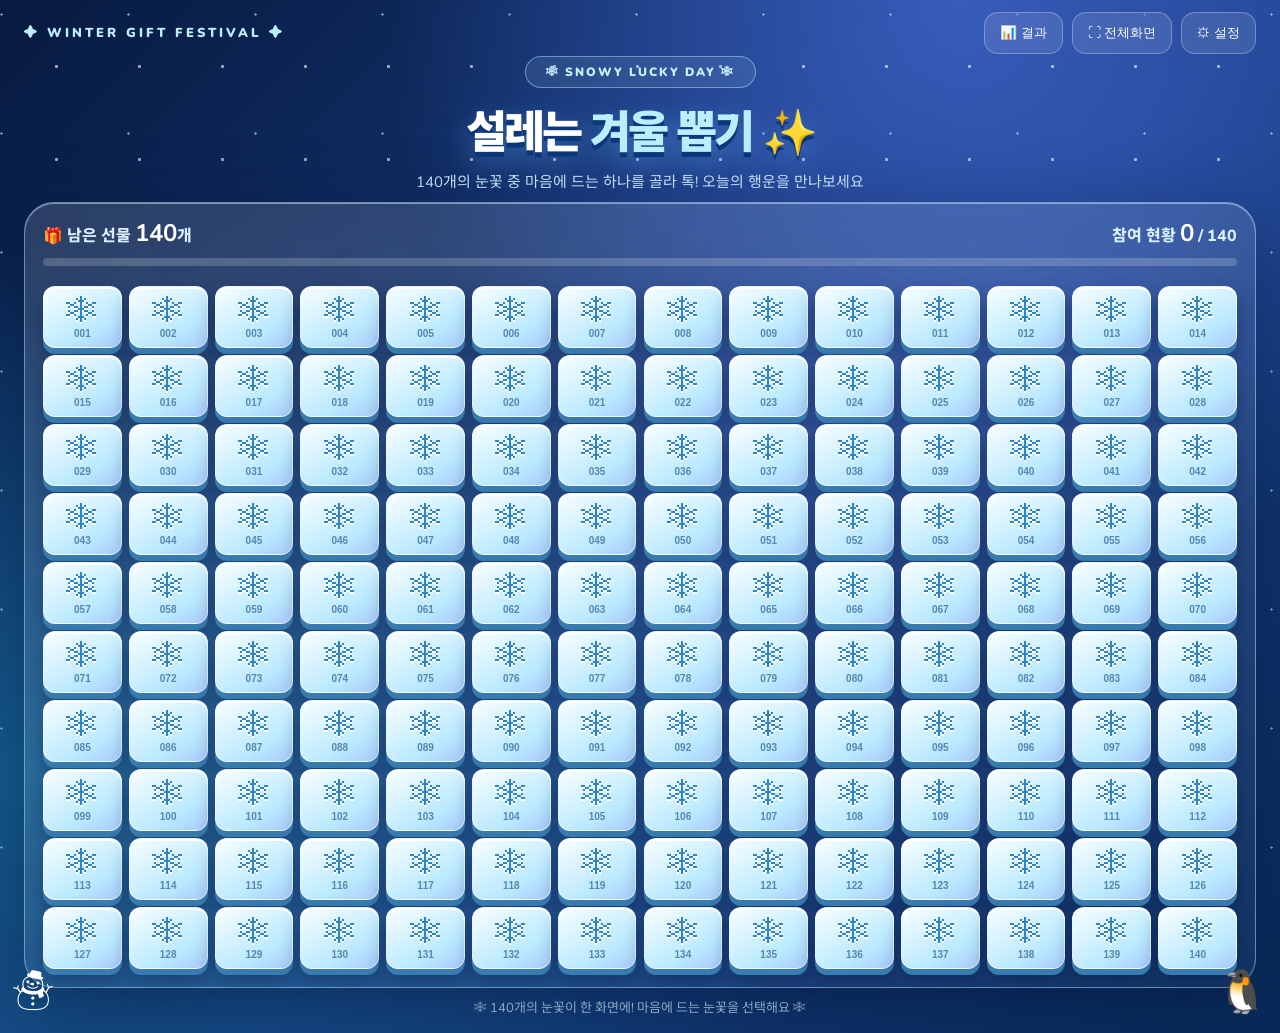
<file: public/assets/aistudio/__________140______bd76d046.html>
<!doctype html><html lang="ko"><head><meta charset="utf-8"><meta name="viewport" content="width=device-width,initial-scale=1"><title>WINTER GIFT FESTIVAL · 140칸 한 화면 뽑기</title><style>
@import url('https://fonts.googleapis.com/css2?family=Nunito:wght@700;800;900&family=Noto+Sans+KR:wght@400;500;600;700;800;900&display=swap');
:root{font-family:'Nunito','Noto Sans KR',sans-serif;color:#fff;background:#091b45}*{box-sizing:border-box}body{margin:0;min-height:100vh;background:radial-gradient(ellipse at 75% 0%,#385cbb 0%,transparent 42%),radial-gradient(ellipse at 0% 75%,#155f91 0%,transparent 48%),linear-gradient(135deg,#071a3f,#183f86 55%,#092b5a);overflow-x:hidden}body:before{content:'';position:fixed;inset:0;pointer-events:none;opacity:.6;background-image:radial-gradient(white 1.3px,transparent 1.5px),radial-gradient(#b7ecff 1px,transparent 1.5px);background-size:83px 93px,127px 119px;background-position:15px 20px,65px 74px}.shell{max-width:1520px;margin:auto;padding:12px 24px 16px;position:relative}.top{display:flex;justify-content:space-between;align-items:center;gap:14px}.brand{font-size:13px;font-weight:900;letter-spacing:3px;color:#bceeff}.actions{display:flex;gap:9px}.smallbtn{background:#ffffff1b;color:white;border:1px solid #ffffff48;border-radius:14px;padding:11px 15px;font:800 14px inherit;cursor:pointer;backdrop-filter:blur(12px)}.smallbtn:hover{background:#ffffff35}.hero{text-align:center;margin:2px auto 10px}.eyebrow{display:inline-block;border:1px solid #a8e9ff7a;background:#c1edff1a;border-radius:100px;padding:7px 20px;color:#c5f2ff;font-size:12px;font-weight:900;letter-spacing:2px}.hero h1{margin:8px 0 0;font-size:clamp(30px,3.5vw,52px);font-weight:900;letter-spacing:-3px;text-shadow:0 5px 0 #0a387b,0 10px 30px #65baff77}.hero h1 em{font-style:normal;color:#b9efff}.hero p{margin:6px 0;color:#cce6ff;font-size:15px}.stage{border:1px solid #a7ddff85;border-radius:30px;padding:14px 18px 18px;background:linear-gradient(160deg,#ffffff24,#ffffff0a);box-shadow:0 25px 80px #00133377,inset 0 1px #ffffff70;backdrop-filter:blur(12px)}.stats{display:flex;justify-content:space-between;align-items:center;gap:12px;margin-bottom:9px}.stat{font-weight:800;color:#d8efff}.stat b{color:#fff;font-size:24px}.progress{height:8px;background:#ffffff30;border-radius:20px;overflow:hidden;margin-bottom:20px}.progress i{display:block;height:100%;width:0%;background:linear-gradient(90deg,#79e6fa,#b1a3ff,#ffd5a8);transition:width .4s}.grid{display:grid;grid-template-columns:repeat(14,minmax(0,1fr));gap:clamp(4px,.55vw,9px)}.tile{height:clamp(31px,calc((100dvh - 280px)/10),76px);border:1px solid #ffffffa8;border-radius:12px;cursor:pointer;background:linear-gradient(150deg,#f9feff,#b9e9ff 70%,#a8c9fa);box-shadow:0 6px 0 #397db0,0 11px 19px #001a4d75,inset 0 2px 0 #fff;position:relative;color:#2f84c6;display:flex;align-items:center;justify-content:center;flex-direction:column;gap:1px;transition:transform .16s,box-shadow .16s;user-select:none}.tile:not(:disabled):hover{transform:translateY(-5px);box-shadow:0 11px 0 #397db0,0 17px 25px #001a4d75,inset 0 2px #fff}.tile:not(:disabled):active{transform:translateY(3px);box-shadow:0 2px 0 #397db0}.tile .flake{font-size:clamp(19px,2.5vw,34px);line-height:1;filter:drop-shadow(0 2px #fff)}.tile .num{font-size:10px;font-weight:900;color:#5686b1}.tile.used{background:linear-gradient(150deg,#344c83,#29416f);box-shadow:inset 0 2px 9px #051638;color:#a3b7d4;border-color:#7592bb66;cursor:default}.tile.used .flake{font-size:30px;filter:none;opacity:.8}.tile.used .num{color:#c1cde0}.pager{display:none;align-items:center;justify-content:center;gap:16px;margin-top:23px}.pagebtn{border:1px solid #ffffff88;background:#ffffff24;color:#fff;border-radius:15px;padding:12px 20px;font:inherit;font-weight:900;cursor:pointer}.pagebtn:disabled{opacity:.3;cursor:default}.pagecount{font-weight:900;color:#d5eeff;min-width:110px;text-align:center}.footer{text-align:center;color:#bcdcf6;font-size:13px;margin-top:9px}.snowman{position:absolute;bottom:12px;left:12px;font-size:42px;pointer-events:none}.penguin{position:absolute;bottom:12px;right:12px;font-size:42px;pointer-events:none}.overlay{position:fixed;inset:0;z-index:20;background:#061530b9;display:flex;align-items:center;justify-content:center;padding:18px;backdrop-filter:blur(9px)}.hidden{display:none!important}.modal{background:linear-gradient(160deg,#fafdff,#e4f3ff);border:2px solid #fff;border-radius:28px;color:#173d72;box-shadow:0 28px 100px #0008;width:min(590px,100%);padding:26px;max-height:90vh;overflow:auto}.modal h2{margin:0 0 14px;font-size:25px}.modal p{color:#58769b}.formrow{display:flex;gap:10px;align-items:center;margin:10px 0}.formrow input{min-width:0;border:1px solid #c3d6eb;border-radius:11px;padding:12px;font:inherit;color:#173d72;background:#fff}.formrow input[type=number]{width:92px}.formrow input[type=text]{flex:1}.formrow button{border:0;background:#e2eafa;border-radius:10px;padding:11px;cursor:pointer;color:#34588c}.label{font-size:13px;font-weight:800;color:#58769b;margin-top:15px}.primary{background:linear-gradient(110deg,#6551e8,#3b9dea);border:0;border-radius:14px;padding:14px 20px;color:#fff;font:inherit;font-weight:900;cursor:pointer;box-shadow:0 6px 14px #4777c344}.secondary{background:#dceaf9;color:#2a568c;border:0;border-radius:13px;padding:13px 16px;font:inherit;font-weight:800;cursor:pointer}.modalbuttons{display:flex;gap:9px;justify-content:flex-end;margin-top:18px;flex-wrap:wrap}.note{font-size:12px;color:#6683a4}.prizebox{text-align:center;padding:30px 8px}.prizebox .gift{font-size:76px;animation:bounce .65s ease infinite alternate}.prizebox h2{font-size:clamp(28px,6vw,42px);margin:10px 0;color:#3153a4}.prizebox .win{font-size:19px;font-weight:900;color:#7384ab}.confetti{font-size:35px;letter-spacing:13px}.resultitem{display:flex;justify-content:space-between;border-bottom:1px solid #d6e6f6;padding:10px 0;font-weight:800}.warn{color:#bb4b62!important}.fullscreenhint{font-size:12px;color:#bedff8;text-align:center;margin-top:10px}@keyframes bounce{to{transform:translateY(-12px) rotate(6deg)}}@media(max-width:850px){.shell{padding:15px}.grid{grid-template-columns:repeat(14,minmax(0,1fr));gap:4px}.tile{height:clamp(28px,calc((100dvh - 235px)/10),58px)}.tile .flake{font-size:19px}.tile .num{font-size:8px}.stage{padding:15px}.hero h1{letter-spacing:-2px}.snowman,.penguin{display:none}}@media(max-width:430px){.grid{grid-template-columns:repeat(14,minmax(0,1fr))}.tile{height:32px;padding:0;border-radius:6px}.tile .flake{font-size:14px}.tile .num{font-size:7px}.smallbtn{padding:9px}.hero p{font-size:12px}.brand{font-size:10px}}
@media(max-height:650px) and (min-width:851px){.hero p{display:none}.hero{margin-bottom:5px}.eyebrow{padding:3px 12px}.tile{height:clamp(27px,calc((100dvh - 205px)/10),55px)}.stage{padding:9px 14px}.progress{margin-bottom:8px}}@media(max-width:650px){.shell{min-width:650px}.tile{height:36px}.hero h1{font-size:30px}}
</style></head><body><div class="shell"><div class="top"><div class="brand">✦ WINTER GIFT FESTIVAL ✦</div><div class="actions"><button class="smallbtn" id="resultsBtn">📊 결과</button><button class="smallbtn" id="fullBtn">⛶ 전체화면</button><button class="smallbtn" id="settingsBtn">⚙ 설정</button></div></div><div class="hero"><span class="eyebrow">❄ SNOWY LUCKY DAY ❄</span><h1>설레는 <em>겨울 뽑기</em> ✨</h1><p>140개의 눈꽃 중 마음에 드는 하나를 골라 톡! 오늘의 행운을 만나보세요</p></div><section class="stage"><div class="stats"><span class="stat">🎁 남은 선물 <b id="remaining">140</b>개</span><span class="stat">참여 현황 <b id="done">0</b> / <span id="total">140</span></span></div><div class="progress"><i id="bar"></i></div><div id="grid" class="grid"></div><div class="pager"><button class="pagebtn" id="prev">❮ 이전</button><span class="pagecount" id="pagecount"></span><button class="pagebtn" id="next">다음 ❯</button></div></section><div class="footer">❄ 140개의 눈꽃이 한 화면에! 마음에 드는 눈꽃을 선택해요 ❄</div><div class="snowman">☃️</div><div class="penguin">🐧</div></div>
<div class="overlay hidden" id="settingsOverlay"><div class="modal"><h2>⚙ 선생님 설정</h2><p>상품 수량의 합계는 전체 학생 수와 같아야 합니다.</p><div class="label">전체 학생 수</div><div class="formrow"><input id="studentCount" type="number" min="1" max="1000" value="140"><span>명</span></div><div class="label">상품 이름 · 당첨 인원</div><div id="prizeRows"></div><button class="secondary" id="addPrize">＋ 상품 추가</button><p class="note" id="sumText"></p><div class="modalbuttons"><button class="secondary" id="closeSettings">취소</button><button class="primary" id="saveSettings">🎁 뽑기판 만들기</button></div><p class="note warn">※ 뽑기판을 새로 만들면 기존 결과가 초기화됩니다.</p></div></div>
<div class="overlay hidden" id="winOverlay"><div class="modal prizebox"><div class="confetti">✨❄️✨</div><div class="gift">🎁</div><div class="win">축하해요! 오늘의 행운은</div><h2 id="winText"></h2><p id="winNumber"></p><button class="primary" id="closeWin">다음 친구 뽑기 ❯</button></div></div>
<div class="overlay hidden" id="resultsOverlay"><div class="modal"><h2>📊 뽑기 현황</h2><p id="resultSummary"></p><div id="resultList"></div><div class="modalbuttons"><button class="secondary" id="closeResults">닫기</button></div></div></div>
<script>
(()=>{'use strict';const KEY='winter-raffle-premium-v1',PER=10000,$=id=>document.getElementById(id);let page=0;let data;function shuffle(a){for(let i=a.length-1;i>0;i--){const j=Math.floor(Math.random()*(i+1));[a[i],a[j]]=[a[j],a[i]]}return a}function defaults(){return {count:140,prizes:[{name:'특별 선물',qty:10},{name:'간식 선물',qty:30},{name:'문구 선물',qty:40},{name:'행운 선물',qty:60}],cards:null}}function persist(){localStorage.setItem(KEY,JSON.stringify(data))}function createCards(){let items=[];data.prizes.forEach(p=>{for(let i=0;i<p.qty;i++)items.push(p.name)});data.cards=shuffle(items).map(prize=>({prize,opened:false}));page=0;persist();render()}try{data=JSON.parse(localStorage.getItem(KEY))||defaults();if(!data||!Array.isArray(data.prizes)||!Array.isArray(data.cards)||data.cards.length!==data.count)throw Error('new')}catch(e){data=defaults();createCards()}function render(){let opened=data.cards.filter(c=>c.opened).length;$('remaining').textContent=data.count-opened;$('done').textContent=opened;$('total').textContent=data.count;$('bar').style.width=(opened/data.count*100)+'%';const pages=Math.ceil(data.count/PER);page=Math.max(0,Math.min(page,pages-1));$('pagecount').textContent=`${page+1} / ${pages} 페이지`;$('prev').disabled=page===0;$('next').disabled=page===pages-1;const grid=$('grid');grid.replaceChildren();for(let i=page*PER;i<Math.min(data.count,(page+1)*PER);i++){const c=data.cards[i],b=document.createElement('button');b.className='tile'+(c.opened?' used':'');b.disabled=c.opened;b.setAttribute('aria-label',`${i+1}번 ${c.opened?'뽑기 완료':'뽑기'}`);const f=document.createElement('span');f.className='flake';f.textContent=c.opened?'✓':'❄';const n=document.createElement('span');n.className='num';n.textContent=String(i+1).padStart(3,'0');b.append(f,n);b.addEventListener('click',()=>draw(i));grid.append(b)}}function draw(i){if(data.cards[i].opened)return;data.cards[i].opened=true;persist();render();$('winText').textContent=data.cards[i].prize;$('winNumber').textContent=`${i+1}번 눈꽃의 선물`;$('winOverlay').classList.remove('hidden')}function openSettings(){$('studentCount').value=data.count;$('prizeRows').replaceChildren();data.prizes.forEach(p=>addRow(p.name,p.qty));updateSum();$('settingsOverlay').classList.remove('hidden')}function addRow(name='',qty=0){const row=document.createElement('div');row.className='formrow';const input=document.createElement('input');input.type='text';input.placeholder='상품 이름';input.value=name;const num=document.createElement('input');num.type='number';num.min='0';num.max='1000';num.value=qty;const del=document.createElement('button');del.textContent='✕';del.title='삭제';del.onclick=()=>{row.remove();updateSum()};num.oninput=updateSum;row.append(input,num,del);$('prizeRows').append(row)}function updateSum(){const total=[...$('prizeRows').querySelectorAll('input[type=number]')].reduce((s,n)=>s+(Number(n.value)||0),0);$('sumText').textContent=`설정된 당첨 인원: ${total}명 / 전체 ${$('studentCount').value||0}명`}$('studentCount').oninput=updateSum;$('addPrize').onclick=()=>{addRow('',0);updateSum()};$('settingsBtn').onclick=openSettings;$('closeSettings').onclick=()=>$('settingsOverlay').classList.add('hidden');$('saveSettings').onclick=()=>{const count=Number($('studentCount').value);const rows=[...$('prizeRows').children];const prizes=rows.map(row=>({name:row.querySelector('input[type=text]').value.trim(),qty:Number(row.querySelector('input[type=number]').value)}));if(!Number.isInteger(count)||count<1||count>1000)return alert('학생 수는 1~1000명으로 입력해 주세요.');if(!prizes.length||prizes.some(p=>!p.name||!Number.isInteger(p.qty)||p.qty<0))return alert('상품 이름과 올바른 당첨 인원을 입력해 주세요.');if(prizes.reduce((s,p)=>s+p.qty,0)!==count)return alert('상품별 인원의 합계를 전체 학생 수와 같게 맞춰 주세요.');if(data.cards.some(c=>c.opened)&&!confirm('현재 뽑기 결과를 초기화하고 새로 만들까요?'))return;data={count,prizes,cards:null};createCards();$('settingsOverlay').classList.add('hidden')};$('closeWin').onclick=()=>$('winOverlay').classList.add('hidden');$('prev').onclick=()=>{page--;render()};$('next').onclick=()=>{page++;render()};$('resultsBtn').onclick=()=>{let opened=data.cards.filter(c=>c.opened).length;$('resultSummary').textContent=`총 ${data.count}명 중 ${opened}명 참여 · ${data.count-opened}명 남음`;$('resultList').replaceChildren();data.prizes.forEach(p=>{const used=data.cards.filter(c=>c.opened&&c.prize===p.name).length;const div=document.createElement('div');div.className='resultitem';const a=document.createElement('span');a.textContent=p.name;const b=document.createElement('span');b.textContent=`${used} / ${p.qty}명`;div.append(a,b);$('resultList').append(div)});$('resultsOverlay').classList.remove('hidden')};$('closeResults').onclick=()=>$('resultsOverlay').classList.add('hidden');$('fullBtn').onclick=()=>{if(document.fullscreenElement)document.exitFullscreen();else document.documentElement.requestFullscreen?.()};document.addEventListener('keydown',e=>{if(e.key==='Escape')$('winOverlay').classList.add('hidden')});render()})();
</script></body></html>
</file>
